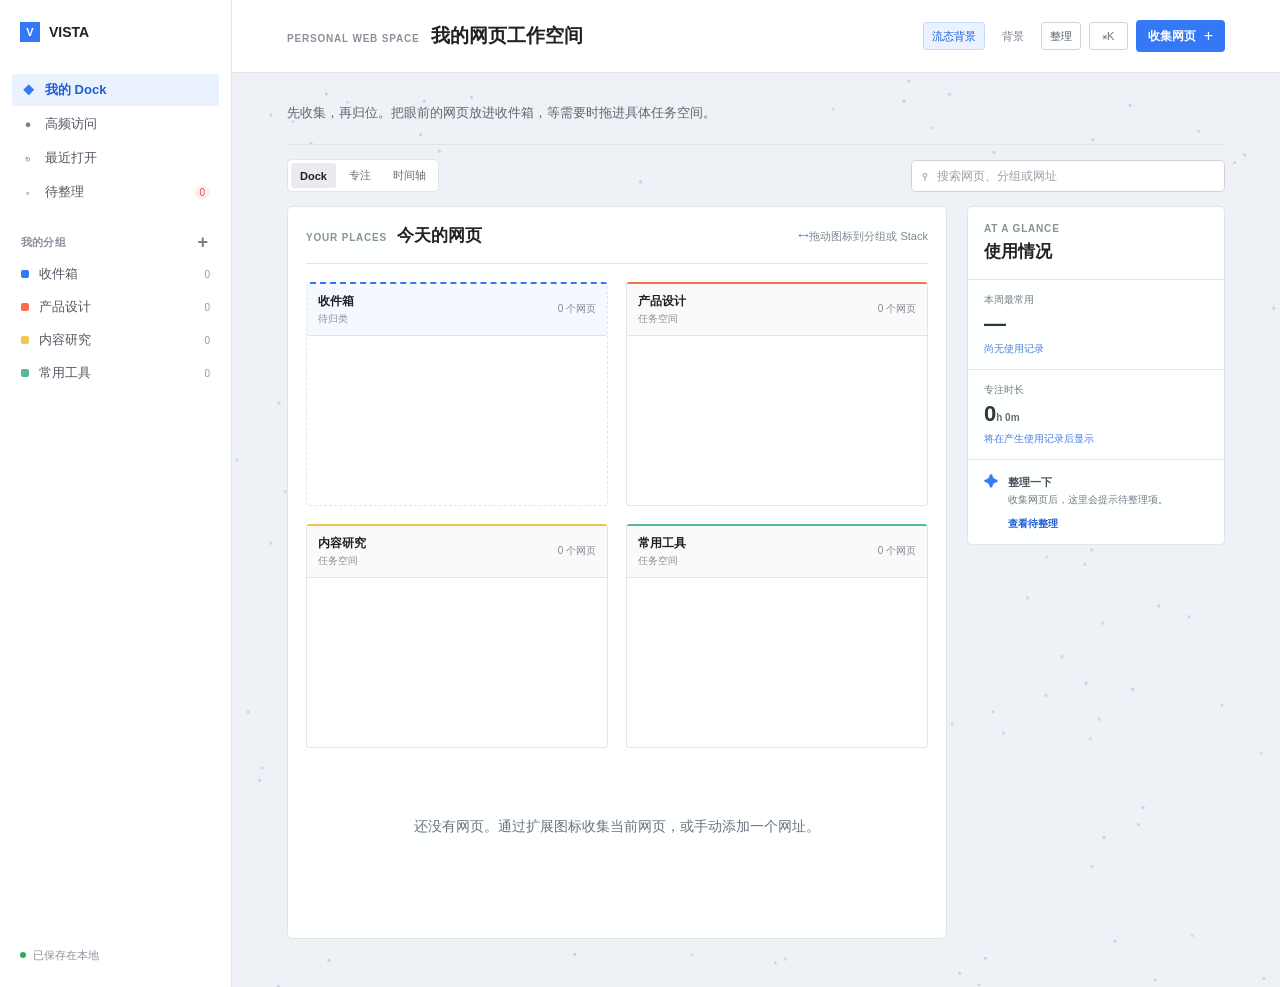
<file: index.html>
<!doctype html>
<html lang="zh-CN">
  <head>
    <meta charset="UTF-8" />
    <meta name="viewport" content="width=device-width, initial-scale=1.0" />
    <meta name="description" content="VISTA 网页 Dock 原型" />
    <title>VISTA - 网页 Dock</title>
    <link rel="stylesheet" href="./style.css" />
  </head>
  <body>
    <div class="app-shell">
      <aside class="sidebar" aria-label="主导航">
        <a class="brand" href="#dock" aria-label="VISTA 首页"><span class="brand-mark">V</span><span>VISTA</span></a>
        <nav class="main-nav">
          <button class="nav-item is-active" type="button" data-filter="all"><span class="nav-icon">&#9670;</span>我的 Dock</button>
          <button class="nav-item" type="button" data-filter="frequent"><span class="nav-icon">&#9679;</span>高频访问</button>
          <button class="nav-item" type="button" data-filter="recent"><span class="nav-icon">&#8635;</span>最近打开</button>
          <button class="nav-item" type="button" data-filter="quiet"><span class="nav-icon">&#8728;</span>待整理 <em id="quiet-count">4</em></button>
        </nav>
        <section class="collection-nav" aria-labelledby="collection-label">
          <div class="section-label"><span id="collection-label">我的分组</span><button type="button" class="plain-button" id="add-group" aria-label="新建分组">+</button></div>
          <div id="group-nav" class="group-nav"></div>
        </section>
        <div class="sidebar-foot"><span class="sync-dot"></span>已保存在本地</div>
      </aside>

      <main class="workspace" id="dock">
        <div id="workspace-background" aria-hidden="true"><img id="workspace-background-image" alt="" /></div>
        <canvas id="flow-canvas" aria-hidden="true"></canvas>
        <header class="topbar">
          <div class="workspace-title-block">
            <p class="eyebrow">PERSONAL WEB SPACE</p>
            <div class="workspace-title-row">
              <h1 id="workspace-title">我的网页工作空间</h1>
              <button class="workspace-name-edit" type="button" id="edit-workspace-name" aria-label="编辑工作台名称" title="编辑工作台名称">编辑</button>
            </div>
          </div>
          <div class="top-actions">
            <button class="extension-action" type="button" id="import-bookmarks" hidden>导入书签</button>
            <button class="flow-toggle" type="button" id="toggle-flow" aria-pressed="true">流态背景</button>
            <button class="background-trigger" type="button" id="open-background">背景</button>
            <button class="edit-trigger" type="button" id="toggle-edit" aria-pressed="false">整理</button>
            <button class="command-trigger" type="button" id="open-command" aria-label="打开命令面板"><kbd>⌘</kbd>K</button>
            <button class="primary-button" type="button" id="open-add">收集网页 <span>+</span></button>
          </div>
        </header>

        <section class="intro-row" aria-label="概览">
          <div class="intro-copy">
            <p>先收集，再归位。把眼前的网页放进收件箱，等需要时拖进具体任务空间。</p>
          </div>
          <div class="week-meter" aria-label="本周浏览时间">
            <span class="meter-label">本周浏览</span>
            <strong id="week-browse">0<span>h</span> 0<span>m</span></strong>
            <div class="meter-bars" aria-hidden="true"><i></i><i></i><i></i><i></i><i></i><i></i><i></i></div>
          </div>
        </section>

        <section class="continue-work" aria-labelledby="continue-title">
          <div class="continue-heading"><div><p class="eyebrow">PICK UP WHERE YOU LEFT OFF</p><h2 id="continue-title">继续上次工作</h2></div><p id="continue-context"></p></div>
          <div class="continue-sites" id="continue-sites"></div>
          <button class="continue-open" type="button" id="continue-open">恢复这组网页 <span>↗</span></button>
        </section>

        <section class="tool-row" aria-label="网页筛选和搜索">
          <div class="view-tabs" role="tablist" aria-label="展示方式">
            <button class="tab is-selected" type="button" data-view="dock">Dock</button>
            <button class="tab" type="button" data-view="focus">专注</button>
            <button class="tab" type="button" data-view="timeline">时间轴</button>
          </div>
          <label class="search-box"><span aria-hidden="true">&#9906;</span><input id="search" type="search" placeholder="搜索网页、分组或网址" /></label>
        </section>

        <section class="dock-layout">
          <div class="dock-stage">
            <div class="stage-heading">
              <div><p class="eyebrow">YOUR PLACES</p><h2 id="stage-title">今天的网页</h2></div>
              <p class="drag-hint" id="drag-hint"><span aria-hidden="true">&#10231;</span>拖动图标到分组或 Stack</p>
            </div>
            <div class="dock-columns" id="dock-columns"></div>
            <div class="stack-tray" id="stack-tray" hidden aria-live="polite"></div>
            <p class="empty-state" id="empty-state" hidden>还没有网页。通过扩展图标收集当前网页，或手动添加一个网址。</p>
          </div>

          <aside class="insights-panel" aria-label="网页使用情况">
            <div class="insight-heading"><p class="eyebrow">AT A GLANCE</p><h2>使用情况</h2></div>
            <dl class="metrics">
              <div><dt>本周最常用</dt><dd id="most-used">—</dd><small id="most-used-name">尚无使用记录</small></div>
              <div><dt>专注时长</dt><dd id="focus-time">0<span>h 0m</span></dd><small id="focus-detail">将在产生使用记录后显示</small></div>
            </dl>
            <div class="selected-site" id="selected-site" aria-live="polite"></div>
            <div class="inbox-actions" id="inbox-actions" hidden></div>
            <div class="tidy-note"><span class="spark">✦</span><div><strong>整理一下</strong><p id="tidy-copy">有 4 个网页已经超过 30 天未打开。</p><button type="button" id="show-quiet">查看待整理</button></div></div>
          </aside>
        </section>
        <section class="timeline-view" id="timeline-view" hidden aria-labelledby="timeline-title">
          <div class="timeline-heading"><div><p class="eyebrow">BROWSE BACK</p><h2 id="timeline-title">今天的浏览轨迹</h2></div><p>按时段回到当时的工作上下文</p></div>
          <div class="timeline-track" id="timeline-track"></div>
        </section>
      </main>
    </div>

    <dialog class="site-dialog" id="site-dialog" aria-labelledby="dialog-title">
      <form method="dialog" id="site-form">
        <div class="dialog-heading"><div><p class="eyebrow">NEW PLACE</p><h2 id="dialog-title">把网页放进 Dock</h2></div><button type="button" class="icon-button" id="close-dialog" aria-label="关闭">×</button></div>
        <label>网页名称<input required name="label" maxlength="24" placeholder="例如：Linear" /></label>
        <label>网址<input required name="host" maxlength="64" placeholder="linear.app" /></label>
        <label>放入分组<select required name="group" id="group-select"></select></label>
        <div class="dialog-actions"><button type="button" class="secondary-button" id="cancel-dialog">取消</button><button type="submit" class="primary-button">添加网页 <span>+</span></button></div>
      </form>
    </dialog>
    <dialog class="site-dialog" id="group-dialog" aria-labelledby="group-dialog-title">
      <form id="group-form">
        <div class="dialog-heading"><div><p class="eyebrow">NEW GROUP</p><h2 id="group-dialog-title">新建分组</h2></div><button type="button" class="icon-button" id="close-group-dialog" aria-label="关闭">×</button></div>
        <label>分组名称<input required name="title" maxlength="12" placeholder="例如：客户项目" /></label>
        <fieldset class="group-color-field"><legend>分组颜色</legend><div class="group-colors">
          <label><input type="radio" name="color" value="#3478f6" checked /><span class="group-swatch is-blue" aria-label="蓝色"></span></label>
          <label><input type="radio" name="color" value="#885cf6" /><span class="group-swatch is-purple" aria-label="紫色"></span></label>
          <label><input type="radio" name="color" value="#e06f43" /><span class="group-swatch is-orange" aria-label="橙色"></span></label>
          <label><input type="radio" name="color" value="#1aa576" /><span class="group-swatch is-green" aria-label="绿色"></span></label>
        </div></fieldset>
        <div class="dialog-actions"><button type="button" class="secondary-button" id="cancel-group-dialog">取消</button><button type="submit" class="primary-button">创建分组 <span>+</span></button></div>
      </form>
    </dialog>
    <dialog class="site-dialog" id="workspace-name-dialog" aria-labelledby="workspace-name-dialog-title">
      <form id="workspace-name-form">
        <div class="dialog-heading"><div><p class="eyebrow">WORKSPACE NAME</p><h2 id="workspace-name-dialog-title">工作台名称</h2></div><button type="button" class="icon-button" id="close-workspace-name-dialog" aria-label="关闭">×</button></div>
        <label>名称<input required name="workspaceName" maxlength="32" placeholder="例如：我的网页工作空间" /></label>
        <div class="dialog-actions"><button type="button" class="secondary-button" id="cancel-workspace-name-dialog">取消</button><button type="submit" class="primary-button">保存名称</button></div>
      </form>
    </dialog>
    <dialog class="command-dialog" id="command-dialog" aria-label="命令面板">
      <div class="command-shell">
        <div class="command-input-row"><span aria-hidden="true">&#9906;</span><input id="command-input" type="search" placeholder="搜索网页或任务空间" aria-label="搜索网页或任务空间" /><kbd>ESC</kbd></div>
        <div class="command-results" id="command-results" aria-live="polite"></div>
        <p class="command-footer"><span>↵ 打开</span><span>⌘ K 随时搜索</span></p>
      </div>
    </dialog>
    <dialog class="site-dialog background-dialog" id="background-dialog" aria-labelledby="background-dialog-title">
      <div class="background-dialog-content">
        <div class="dialog-heading"><div><p class="eyebrow">WORKSPACE BACKGROUND</p><h2 id="background-dialog-title">工作台背景</h2></div><button type="button" class="icon-button" id="close-background-dialog" aria-label="关闭">×</button></div>
        <div class="background-preview" id="background-preview"><span id="background-preview-label">未设置图片</span></div>
        <label class="upload-field">上传图片<input id="background-file" type="file" accept="image/png,image/jpeg,image/webp" /><span>选择图片</span></label>
        <label class="background-range">显示强度 <span id="background-opacity-value">56%</span><input id="background-opacity" type="range" min="18" max="82" value="56" /></label>
        <div class="dialog-actions"><button type="button" class="secondary-button" id="clear-background">移除背景</button><button type="button" class="primary-button" id="done-background">完成</button></div>
        <p class="background-status" id="background-status" aria-live="polite"></p>
      </div>
    </dialog>
    <script src="./app.js?v=20260828-1"></script>
  </body>
</html>
</file>
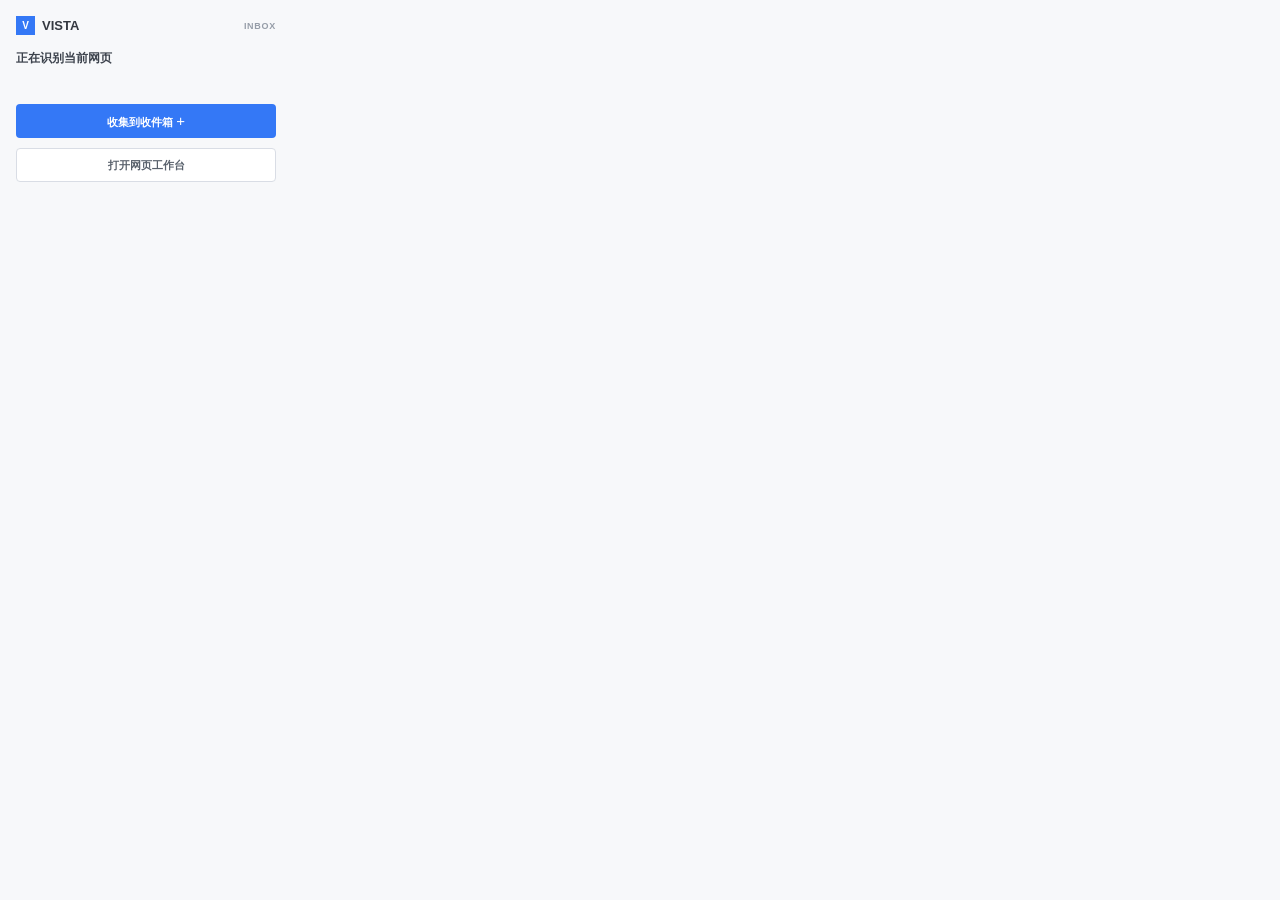
<file: popup.html>
<!doctype html>
<html lang="zh-CN">
  <head>
    <meta charset="UTF-8" />
    <meta name="viewport" content="width=device-width, initial-scale=1.0" />
    <title>VISTA</title>
    <link rel="stylesheet" href="./popup.css" />
  </head>
  <body>
    <main class="popup-shell">
      <header><span class="mark">V</span><strong>VISTA</strong><span class="eyebrow">INBOX</span></header>
      <p id="page-title" class="page-title">正在识别当前网页</p>
      <p id="page-host" class="page-host"></p>
      <button id="collect-page" type="button">收集到收件箱 <span>+</span></button>
      <button id="open-dock" class="secondary" type="button">打开网页工作台</button>
      <p id="status" class="status" aria-live="polite"></p>
    </main>
    <script src="./popup.js"></script>
  </body>
</html>
</file>
<file: style.css>
:root {
  --ink: #202124;
  --muted: #6b7280;
  --canvas: #f5f5f5;
  --surface: #ffffff;
  --surface-hover: #f7f9ff;
  --line: #e3e4e8;
  --line-strong: #cfd2d8;
  --accent: #3478f6;
  --accent-soft: #eaf2ff;
  --accent-deep: #1f5fd6;
  --danger: #e5484d;
  --radius: 4px;
  --shadow: 0 10px 26px rgba(25, 32, 48, .13);
}

* { box-sizing: border-box; }
[hidden] { display: none !important; }
html { background: var(--canvas); }
body { margin: 0; color: var(--ink); background: var(--canvas); font-family: "Avenir Next", "PingFang SC", "Microsoft YaHei", sans-serif; font-size: 14px; letter-spacing: 0; }
button, input, select { font: inherit; }
button { cursor: pointer; }
button:focus-visible, input:focus-visible, select:focus-visible { outline: 2px solid var(--accent); outline-offset: 2px; }

.app-shell { min-height: 100vh; display: grid; grid-template-columns: 232px minmax(0, 1fr); }
.sidebar { min-height: 100vh; padding: 16px 12px; border-right: 1px solid var(--line); display: flex; flex-direction: column; background: var(--surface); }
.brand { display: inline-flex; align-items: center; gap: 9px; min-height: 32px; padding: 0 8px; color: var(--ink); text-decoration: none; font-size: 14px; font-weight: 700; }
.brand-mark { display: grid; width: 20px; height: 20px; place-items: center; color: #fff; background: var(--accent); font-size: 11px; font-weight: 800; }
.main-nav { display: grid; gap: 2px; margin-top: 26px; }
.nav-item, .group-nav button { display: flex; align-items: center; gap: 10px; width: 100%; min-height: 32px; padding: 0 9px; border: 0; border-radius: var(--radius); color: #515660; background: transparent; text-align: left; font-size: 13px; }
.nav-item:hover, .group-nav button:hover { color: var(--ink); background: #f1f2f4; }
.nav-item.is-active { color: var(--accent-deep); background: var(--accent-soft); font-weight: 650; }
.nav-icon { width: 14px; color: #7b818d; font-size: 11px; text-align: center; }.nav-item.is-active .nav-icon { color: var(--accent); }
.nav-item em { margin-left: auto; padding: 1px 5px; border-radius: 10px; color: var(--danger); background: #fff0f0; font-size: 10px; font-style: normal; }
.collection-nav { margin-top: 25px; }.section-label { display: flex; align-items: center; justify-content: space-between; padding: 0 9px 7px; color: #8a9099; font-size: 11px; font-weight: 600; letter-spacing: .02em; }
.plain-button { padding: 0 2px; border: 0; color: #777e88; background: transparent; font-size: 18px; line-height: 1; }.plain-button:hover { color: var(--accent); }
.group-nav { display: grid; gap: 1px; }.group-nav button.is-current { color: var(--ink); background: #f1f2f4; font-weight: 650; }.group-dot { width: 8px; height: 8px; border-radius: 2px; }
.sidebar-foot { margin-top: auto; display: flex; align-items: center; gap: 7px; padding: 8px; color: #8b9099; font-size: 11px; }.sync-dot { width: 6px; height: 6px; border-radius: 50%; background: #27ae60; }

.workspace { min-width: 0; padding: 0 clamp(24px, 4.3vw, 68px) 48px; }
.topbar { min-height: 73px; display: flex; align-items: center; justify-content: space-between; gap: 20px; margin: 0 calc(clamp(24px, 4.3vw, 68px) * -1); padding: 0 clamp(24px, 4.3vw, 68px); border-bottom: 1px solid var(--line); background: var(--surface); }
.topbar > div:first-child { display: flex; align-items: baseline; gap: 12px; }.workspace-title-block { min-width: 0; }.workspace-title-row { display: flex; align-items: center; gap: 7px; }.workspace-name-edit { min-height: 24px; padding: 0 5px; border: 1px solid transparent; border-radius: 3px; color: #838a95; background: transparent; font-size: 10px; font-weight: 650; opacity: 0; }.workspace-title-block:hover .workspace-name-edit, .workspace-name-edit:focus-visible { opacity: 1; }.workspace-name-edit:hover { border-color: #c7d9ff; color: var(--accent-deep); background: var(--accent-soft); }.eyebrow { margin: 0; color: #8b919a; font-size: 10px; font-weight: 700; letter-spacing: .08em; }
h1, h2, h3, p { margin-top: 0; } h1, h2 { font-family: "Avenir Next", "PingFang SC", sans-serif; font-weight: 650; letter-spacing: 0; }
h1 { margin-bottom: 0; font-size: 19px; line-height: 1.2; } h2 { margin-bottom: 0; font-size: 17px; line-height: 1.25; }
.top-actions { display: flex; align-items: center; gap: 8px; }.icon-button { display: grid; width: 32px; height: 32px; place-items: center; border: 1px solid var(--line-strong); border-radius: var(--radius); color: #535964; background: var(--surface); font-size: 15px; }.icon-button:hover { border-color: #aab0ba; color: var(--ink); background: #f8f9fa; }
.primary-button, .secondary-button { display: inline-flex; align-items: center; justify-content: center; gap: 8px; min-height: 32px; padding: 0 11px; border: 1px solid transparent; border-radius: var(--radius); font-size: 12px; font-weight: 650; }.primary-button { color: #fff; background: var(--accent); }.primary-button:hover { background: var(--accent-deep); }.primary-button span { font-size: 16px; font-weight: 400; }.secondary-button { color: #40454e; border-color: var(--line-strong); background: var(--surface); }.secondary-button:hover { background: #f5f6f7; }

.intro-row { display: flex; align-items: center; justify-content: space-between; gap: 24px; padding: 29px 0 21px; }.intro-copy p { max-width: 560px; margin-bottom: 0; color: #5f6670; font-size: 13px; line-height: 1.65; }.week-meter { display: grid; grid-template-columns: auto auto; gap: 2px 14px; align-items: center; min-width: 202px; padding: 9px 12px; border-left: 2px solid var(--accent); background: #fafafa; }.meter-label { color: var(--muted); font-size: 10px; }.week-meter strong { color: #343840; font-size: 17px; line-height: 1.1; }.week-meter strong span { font-size: 10px; font-weight: 600; }.meter-bars { grid-column: 2; display: flex; align-items: end; gap: 3px; height: 12px; }.meter-bars i { display: block; width: 6px; background: #a9c5ff; }.meter-bars i:nth-child(1) { height: 4px; }.meter-bars i:nth-child(2) { height: 8px; }.meter-bars i:nth-child(3) { height: 6px; }.meter-bars i:nth-child(4) { height: 12px; background: var(--accent); }.meter-bars i:nth-child(5) { height: 7px; }.meter-bars i:nth-child(6) { height: 10px; }.meter-bars i:nth-child(7) { height: 7px; }
.continue-work { display: grid; grid-template-columns: minmax(180px, .9fr) minmax(0, 1.6fr) auto; align-items: center; gap: 18px; margin: 0 0 14px; padding: 12px 14px; border: 1px solid #d6e2fb; border-left: 3px solid var(--accent); border-radius: 5px; background: rgba(248, 251, 255, .90); }.continue-heading { min-width: 0; }.continue-heading .eyebrow { margin-bottom: 5px; }.continue-heading h2 { font-size: 15px; }.continue-heading > p { margin: 5px 0 0; color: #7e8795; font-size: 10px; }.continue-sites { display: flex; min-width: 0; gap: 7px; }.continue-site { display: flex; align-items: center; min-width: 0; flex: 1; gap: 7px; padding: 5px 6px; border: 1px solid transparent; border-radius: 3px; color: var(--ink); background: transparent; text-align: left; }.continue-site:hover { border-color: #c8d9fb; background: #fff; }.continue-site .favicon-wrap { flex: 0 0 auto; width: 28px; height: 28px; margin: 0; border-radius: 6px; }.continue-site .favicon-wrap img { width: 19px; height: 19px; }.continue-site > span:last-child { display: grid; min-width: 0; gap: 1px; }.continue-site strong, .continue-site small { overflow: hidden; text-overflow: ellipsis; white-space: nowrap; }.continue-site strong { color: #404651; font-size: 10px; }.continue-site small { color: #9197a1; font-size: 9px; }.resume-index { color: #9eabc2; font-size: 9px; font-variant-numeric: tabular-nums; }.continue-open { min-height: 30px; padding: 0 8px; border: 0; border-radius: 3px; color: var(--accent-deep); background: transparent; font-size: 11px; font-weight: 700; white-space: nowrap; }.continue-open:hover { background: var(--accent-soft); }.continue-open span { font-size: 14px; }
.tool-row { display: flex; align-items: center; justify-content: space-between; gap: 18px; padding: 14px 0; border-top: 1px solid var(--line); }.view-tabs { display: flex; gap: 4px; padding: 3px; border: 1px solid var(--line); border-radius: 5px; background: var(--surface); }.tab { min-height: 25px; padding: 0 9px; border: 0; border-radius: 3px; color: #666d76; background: transparent; font-size: 11px; }.tab:hover { color: var(--ink); background: #f2f3f5; }.tab.is-selected { color: var(--ink); background: #e9ebef; font-weight: 650; }
.search-box { display: flex; align-items: center; gap: 7px; width: min(314px, 42vw); height: 32px; padding: 0 9px; border: 1px solid var(--line-strong); border-radius: var(--radius); color: #8b919a; background: var(--surface); }.search-box:focus-within { border-color: var(--accent); box-shadow: 0 0 0 1px var(--accent); }.search-box input { width: 100%; min-width: 0; height: 100%; border: 0; outline: none; color: var(--ink); background: transparent; font-size: 12px; }.search-box input::placeholder { color: #9ca1a9; }

.dock-layout { display: grid; grid-template-columns: minmax(0, 1fr) 258px; gap: 20px; align-items: start; }.dock-stage { min-width: 0; padding: 18px; border: 1px solid var(--line); border-radius: 5px; background: var(--surface); }.stage-heading { display: flex; align-items: center; justify-content: space-between; gap: 18px; padding-bottom: 16px; border-bottom: 1px solid var(--line); }.stage-heading > div { display: flex; align-items: baseline; gap: 10px; }.drag-hint { margin: 0; color: #818791; font-size: 11px; }.drag-hint span { color: var(--accent); }
.dock-columns { display: grid; grid-template-columns: repeat(2, minmax(0, 1fr)); gap: 18px; padding-top: 18px; }.dock-group { min-height: 224px; border: 1px solid var(--line); border-top: 2px solid var(--group-color); border-radius: 4px; background: #fff; }.dock-group.is-over { border-color: var(--accent); background: var(--accent-soft); box-shadow: inset 0 0 0 1px var(--accent); }.group-heading { display: flex; align-items: center; justify-content: space-between; padding: 9px 11px; border-bottom: 1px solid var(--line); background: #fafafa; }.group-heading h3 { margin: 0; font-size: 12px; font-weight: 700; }.group-heading span { color: #858b94; font-size: 10px; }
.site-grid { display: grid; grid-template-columns: repeat(4, minmax(0, 1fr)); gap: 7px; padding: 10px; }.site-tile { position: relative; display: grid; min-width: 0; gap: 5px; padding: 6px 2px; border: 1px solid transparent; border-radius: 3px; color: var(--ink); background: transparent; text-align: center; transition: transform .14s ease, border-color .14s ease, background .14s ease; }.site-tile:hover { border-color: #d9dde5; background: #fafbfc; transform: translateY(-1px); }.site-tile.is-selected { border-color: #a7c4ff; background: var(--accent-soft); }.site-tile:focus-visible { outline: 2px solid var(--accent); outline-offset: 1px; }.site-tile.is-dragging { opacity: .35; }.favicon-wrap { display: grid; width: 37px; height: 37px; margin: auto; place-items: center; overflow: hidden; border: 1px solid rgba(0, 0, 0, .05); border-radius: 8px; background: var(--tile-color); box-shadow: none; }.favicon-wrap img { width: 25px; height: 25px; object-fit: contain; }.site-tile strong { overflow: hidden; max-width: 100%; color: #3b4049; font-size: 10px; font-weight: 650; line-height: 1.2; text-overflow: ellipsis; white-space: nowrap; }.site-tile small { overflow: hidden; color: #90959e; font-size: 9px; text-overflow: ellipsis; white-space: nowrap; }.visit-dot { position: absolute; top: 5px; right: calc(50% - 23px); width: 5px; height: 5px; border: 1px solid #fff; border-radius: 50%; background: var(--accent); }.empty-state { padding: 70px 15px; color: var(--muted); text-align: center; }
.stack-tile { position: relative; display: grid; grid-column: 1 / -1; grid-template-columns: auto minmax(0, 1fr) auto; align-items: center; min-height: 58px; gap: 11px; padding: 9px 10px; border: 1px solid #d8dee8; border-left: 2px solid var(--accent); border-radius: 4px; color: var(--ink); background: #fbfcff; text-align: left; transition: transform .16s ease, border-color .16s ease, box-shadow .16s ease; }.stack-tile:hover, .stack-tile.is-open { border-color: #9bbcff; box-shadow: 0 7px 16px rgba(38, 87, 172, .11); transform: translateY(-1px); }.stack-faces { position: relative; width: 77px; height: 33px; }.stack-face { position: absolute; top: 0; display: grid; width: 33px; height: 33px; place-items: center; border: 1px solid rgba(36, 42, 56, .08); border-radius: 7px; background: var(--tile-color); box-shadow: 0 2px 5px rgba(34, 43, 63, .12); }.stack-face:nth-child(1) { left: 0; z-index: 3; }.stack-face:nth-child(2) { left: 20px; z-index: 2; }.stack-face:nth-child(3) { left: 40px; z-index: 1; }.stack-face img { width: 21px; height: 21px; object-fit: contain; }.stack-copy { display: grid; min-width: 0; gap: 3px; }.stack-copy strong { font-size: 11px; }.stack-copy small { overflow: hidden; color: #828995; font-size: 10px; text-overflow: ellipsis; white-space: nowrap; }.stack-count { display: grid; width: 19px; height: 19px; place-items: center; border-radius: 50%; color: var(--accent-deep); background: #e9f1ff; font-size: 10px; font-weight: 700; }.stack-tray { display: grid; gap: 11px; margin: 0 10px 10px; padding: 12px; border: 1px solid #adc8ff; border-radius: 4px; background: #f5f8ff; animation: tray-in .18s ease-out; }.stack-tray-heading { display: flex; align-items: center; justify-content: space-between; }.stack-tray-heading .eyebrow { margin-bottom: 4px; }.stack-tray-heading h3 { margin: 0; font-size: 12px; }.stack-tray-heading .icon-button { width: 25px; height: 25px; font-size: 17px; }.stack-tray-sites { display: grid; grid-template-columns: repeat(3, minmax(0, 1fr)); gap: 7px; }.stack-tray-sites .site-tile { padding: 7px 3px; background: #fff; }.tile-edit-mark { position: absolute; top: 2px; left: 3px; color: #8da6d9; font-size: 11px; letter-spacing: 1px; }.is-editing .site-tile, .is-editing .stack-tile { cursor: grab; animation: edit-float 1.6s ease-in-out infinite alternate; }.is-editing .site-tile:nth-child(2n) { animation-delay: .18s; }.is-editing .site-tile:nth-child(3n) { animation-delay: .36s; }.is-editing .site-tile:active, .is-editing .stack-tile:active { cursor: grabbing; }.is-editing .dock-group { box-shadow: inset 0 0 0 1px rgba(52, 120, 246, .12); }.edit-trigger { min-height: 28px; padding: 0 8px; border: 1px solid var(--line-strong); border-radius: 3px; color: #59616c; background: var(--surface); font-size: 11px; }.edit-trigger:hover, .edit-trigger[aria-pressed="true"] { color: var(--accent-deep); border-color: #b6cfff; background: var(--accent-soft); }

.insights-panel { border: 1px solid var(--line); border-radius: 5px; background: var(--surface); }.insight-heading { padding: 16px; border-bottom: 1px solid var(--line); }.insight-heading .eyebrow { margin-bottom: 7px; }.metrics { margin: 0; }.metrics > div { padding: 13px 16px; border-bottom: 1px solid var(--line); }.metrics dt { color: #757b85; font-size: 10px; }.metrics dd { margin: 4px 0 2px; color: #30353d; font-size: 22px; font-weight: 650; }.metrics dd span { color: #666d77; font-size: 10px; font-weight: 600; }.metrics small { color: #4b7fdc; font-size: 10px; }.selected-site { margin: 0; padding: 13px 16px; border-bottom: 1px solid var(--line); }.selected-site[hidden] { display: none; }.selected-site-label { margin-bottom: 8px; color: #757b85; font-size: 10px; }.selected-site-info { display: flex; align-items: center; gap: 9px; }.selected-site-info .favicon-wrap { flex: 0 0 auto; margin: 0; }.selected-site strong { display: block; color: #3c424b; font-size: 12px; }.selected-site span { color: #858b94; font-size: 10px; }.site-detail { display: flex; justify-content: space-between; margin-top: 11px; color: #808691; font-size: 10px; }.site-detail b { color: #464c55; font-weight: 700; }
.tidy-note { display: flex; gap: 9px; padding: 13px 16px; }.spark { color: var(--accent); font-size: 15px; }.tidy-note strong { color: #484e57; font-size: 11px; }.tidy-note p { margin: 3px 0 7px; color: #777d86; font-size: 10px; line-height: 1.45; }.tidy-note button { padding: 0; border: 0; color: var(--accent-deep); background: transparent; font-size: 10px; font-weight: 650; }.tidy-note button:hover { text-decoration: underline; }
.inbox-actions { padding: 11px 16px; border-bottom: 1px solid var(--line); background: #fbfcff; }.inbox-actions p { margin: 0 0 7px; color: #7a828e; font-size: 10px; font-weight: 700; }.inbox-actions div { display: flex; flex-wrap: wrap; gap: 5px; }.inbox-actions button { min-height: 24px; padding: 0 6px; border: 1px solid #d8dde5; border-radius: 3px; color: #53606f; background: #fff; font-size: 9px; }.inbox-actions button:hover { border-color: #9cbcff; color: var(--accent-deep); background: var(--accent-soft); }.inbox-actions button[data-inbox-action="archive"]:hover { border-color: #f5b5b8; color: #c64045; background: #fff3f3; }
.timeline-view { padding: 18px; border: 1px solid var(--line); border-radius: 5px; background: rgba(255, 255, 255, .86); }.timeline-heading { display: flex; align-items: end; justify-content: space-between; gap: 20px; padding-bottom: 18px; border-bottom: 1px solid var(--line); }.timeline-heading .eyebrow { margin-bottom: 7px; }.timeline-heading > p { margin: 0; color: #858b94; font-size: 11px; }.timeline-track { display: grid; gap: 0; padding: 8px 0 2px; }.timeline-entry { display: grid; grid-template-columns: 58px 28px minmax(0, 1fr); min-height: 94px; border: 0; color: var(--ink); background: transparent; text-align: left; }.timeline-entry time { padding-top: 15px; color: #858c97; font-size: 11px; font-variant-numeric: tabular-nums; }.timeline-line { position: relative; display: block; }.timeline-line::before { position: absolute; z-index: 1; top: 16px; left: 9px; width: 9px; height: 9px; border: 2px solid #fff; border-radius: 50%; content: ''; background: var(--accent); box-shadow: 0 0 0 1px #a6c4fb; }.timeline-line::after { position: absolute; top: 27px; bottom: 0; left: 13px; width: 1px; content: ''; background: #d7e2f8; }.timeline-entry:last-child .timeline-line::after { display: none; }.timeline-entry-copy { display: grid; align-content: center; justify-items: start; gap: 4px; min-height: 72px; margin: 4px 0; padding: 11px 12px; border: 1px solid transparent; border-radius: 4px; }.timeline-entry:hover .timeline-entry-copy { border-color: #c9d9f8; background: #f6f9ff; }.timeline-entry-copy strong { font-size: 12px; }.timeline-entry-copy small { color: #858b95; font-size: 10px; }.timeline-sites { display: flex; gap: 4px; margin-top: 3px; }.timeline-sites i { display: grid; width: 20px; height: 20px; place-items: center; overflow: hidden; border: 1px solid rgba(35, 44, 62, .06); border-radius: 5px; background: var(--tile-color); }.timeline-sites img { width: 14px; height: 14px; object-fit: contain; }@keyframes tray-in { from { opacity: 0; transform: translateY(-5px); } to { opacity: 1; transform: translateY(0); } }@keyframes edit-float { from { transform: rotate(-.45deg) translateY(0); } to { transform: rotate(.45deg) translateY(-2px); } }

.site-dialog { width: min(420px, calc(100vw - 34px)); padding: 0; border: 1px solid var(--line-strong); border-radius: 6px; color: var(--ink); background: var(--surface); box-shadow: var(--shadow); }.site-dialog::backdrop { background: rgba(21, 27, 38, .3); }.site-dialog form { display: grid; gap: 16px; padding: 22px; }.dialog-heading { display: flex; align-items: flex-start; justify-content: space-between; gap: 20px; padding-bottom: 6px; }.dialog-heading .eyebrow { margin-bottom: 6px; }.dialog-heading .icon-button { flex: 0 0 auto; width: 28px; height: 28px; font-size: 20px; }.site-dialog label { display: grid; gap: 6px; color: #5e6570; font-size: 11px; font-weight: 650; }.site-dialog input, .site-dialog select { min-height: 34px; padding: 0 9px; border: 1px solid var(--line-strong); border-radius: 3px; color: var(--ink); outline: none; background: var(--surface); }.site-dialog input:focus, .site-dialog select:focus { border-color: var(--accent); box-shadow: 0 0 0 1px var(--accent); }.dialog-actions { display: flex; justify-content: flex-end; gap: 8px; padding-top: 4px; }

.compact .site-grid { grid-template-columns: repeat(5, minmax(0, 1fr)); }.compact .favicon-wrap { width: 33px; height: 33px; border-radius: 7px; }.compact .favicon-wrap img { width: 22px; height: 22px; }
.workspace { position: relative; isolation: isolate; overflow: hidden; }.workspace > :not(#flow-canvas, #workspace-background) { position: relative; z-index: 2; }#flow-canvas { position: absolute; inset: 73px 0 0; z-index: 1; width: 100%; height: calc(100% - 73px); opacity: .48; mix-blend-mode: multiply; pointer-events: none; }.flow-toggle { min-height: 28px; padding: 0 8px; border: 1px solid transparent; border-radius: 3px; color: #7b818b; background: transparent; font-size: 11px; }.flow-toggle:hover { color: var(--accent-deep); background: var(--accent-soft); }.flow-toggle[aria-pressed="true"] { color: var(--accent-deep); border-color: #c7d9ff; background: var(--accent-soft); }.site-tile.is-selected { animation: selection-pulse .38s ease-out; }@keyframes selection-pulse { 0% { box-shadow: 0 0 0 0 rgba(52, 120, 246, .22); } 100% { box-shadow: 0 0 0 7px rgba(52, 120, 246, 0); } }@media (prefers-reduced-motion: reduce) { #flow-canvas { display: none; }.site-tile { transition: none; animation: none !important; } }@media (max-width: 640px) { .flow-toggle { display: none; } }
.dock-stage, .insights-panel { background: rgba(255, 255, 255, .97); }.dock-group { background: rgba(255, 255, 255, .96); }.group-heading { background: rgba(250, 250, 250, .98); }.continue-work, .timeline-view { background: rgba(255, 255, 255, .96); }.group-color-field { display: grid; gap: 8px; margin: 0; padding: 0; border: 0; color: #5e6570; font-size: 11px; font-weight: 650; }.group-colors { display: flex; gap: 9px; }.group-colors label { display: block; position: relative; }.group-colors input { position: absolute; opacity: 0; }.group-swatch { display: block; width: 26px; height: 26px; border: 2px solid transparent; border-radius: 50%; box-shadow: inset 0 0 0 1px rgba(0, 0, 0, .1); cursor: pointer; }.group-colors input:focus-visible + .group-swatch { outline: 2px solid var(--accent); outline-offset: 2px; }.group-colors input:checked + .group-swatch { border-color: #fff; outline: 2px solid currentColor; outline-offset: 1px; }.group-swatch.is-blue { color: #3478f6; background: #3478f6; }.group-swatch.is-purple { color: #885cf6; background: #885cf6; }.group-swatch.is-orange { color: #e06f43; background: #e06f43; }.group-swatch.is-green { color: #1aa576; background: #1aa576; }
.group-count { margin-left: auto; color: #969ba4; font-size: 10px; }.dock-group.is-inbox { border-style: dashed; }.dock-group.is-inbox .group-heading { background: #f4f8ff; }.group-heading-copy { display: grid; gap: 2px; }.group-heading-copy small { color: #8b919a; font-size: 10px; font-weight: 500; }.command-trigger { min-width: 39px; height: 28px; padding: 0 7px; border: 1px solid var(--line-strong); border-radius: 3px; color: #707783; background: var(--surface); font-size: 11px; }.command-trigger:hover { color: var(--accent-deep); border-color: #a9c6ff; background: var(--accent-soft); }.command-trigger kbd, .command-input-row kbd { font-family: inherit; font-size: 10px; }.command-dialog { width: min(560px, calc(100vw - 32px)); padding: 0; border: 1px solid var(--line-strong); border-radius: 6px; background: var(--surface); box-shadow: 0 20px 48px rgba(25, 32, 48, .2); }.command-dialog::backdrop { background: rgba(21, 27, 38, .26); }.command-shell { padding: 10px; }.command-input-row { display: flex; align-items: center; gap: 10px; padding: 5px 7px 12px; border-bottom: 1px solid var(--line); color: #858b94; }.command-input-row input { width: 100%; min-width: 0; height: 31px; border: 0; outline: 0; color: var(--ink); background: transparent; font-size: 14px; }.command-input-row kbd { padding: 2px 5px; border: 1px solid var(--line-strong); border-radius: 3px; color: #8d939c; }.command-results { display: grid; max-height: min(44vh, 350px); gap: 2px; overflow: auto; padding: 8px 0; }.command-section-label { padding: 7px 8px 4px; color: #9297a0; font-size: 10px; font-weight: 700; letter-spacing: .04em; }.command-item { display: flex; align-items: center; gap: 10px; width: 100%; min-height: 42px; padding: 5px 8px; border: 0; border-radius: 3px; color: #404650; background: transparent; text-align: left; }.command-item:hover, .command-item:focus-visible { background: var(--accent-soft); }.command-item-mark { display: grid; width: 24px; height: 24px; flex: 0 0 auto; place-items: center; border-radius: 5px; color: #fff; background: var(--command-color, var(--accent)); font-size: 10px; font-weight: 700; }.command-item-copy { display: grid; gap: 1px; min-width: 0; }.command-item-copy strong { overflow: hidden; font-size: 12px; font-weight: 650; text-overflow: ellipsis; white-space: nowrap; }.command-item-copy small { overflow: hidden; color: #8b919a; font-size: 10px; text-overflow: ellipsis; white-space: nowrap; }.command-empty { padding: 28px 8px; color: #8b919a; font-size: 12px; text-align: center; }.command-footer { display: flex; justify-content: space-between; margin: 0; padding: 10px 8px 2px; border-top: 1px solid var(--line); color: #9398a0; font-size: 10px; }
.workspace > #workspace-background { z-index: 1; }#workspace-background { position: absolute; inset: 73px 0 0; overflow: hidden; background: #eef1f5; pointer-events: none; }#workspace-background-image { position: absolute; inset: 0; display: none; width: 100%; height: 100%; object-fit: cover; object-position: center; }#workspace-background-image.is-visible { display: block; }.workspace.has-workspace-background #workspace-background::after { position: absolute; z-index: 1; inset: 0; content: ''; background: rgba(245, 247, 250, var(--workspace-background-scrim, .28)); }.background-trigger { min-height: 28px; padding: 0 8px; border: 1px solid transparent; border-radius: 3px; color: #7b818b; background: transparent; font-size: 11px; }.background-trigger:hover { color: var(--accent-deep); background: var(--accent-soft); }.background-dialog-content { display: grid; gap: 15px; padding: 22px; }.background-preview { display: grid; min-height: 130px; place-items: center; overflow: hidden; border: 1px solid var(--line); border-radius: 4px; color: #8b919a; background: #f3f4f6 center / cover no-repeat; font-size: 11px; }.background-preview.has-image { color: transparent; }.upload-field { position: relative; display: flex !important; align-items: center; justify-content: space-between; min-height: 34px; padding: 0 9px; border: 1px solid var(--line-strong); border-radius: 3px; color: #5e6570; background: var(--surface); cursor: pointer; }.upload-field input { position: absolute; inset: 0; width: 100%; opacity: 0; cursor: pointer; }.upload-field span { color: var(--accent-deep); font-size: 11px; font-weight: 650; }.background-range { display: grid !important; grid-template-columns: 1fr auto; gap: 7px; color: #5e6570; font-size: 11px; font-weight: 650; }.background-range span { color: #8b919a; font-weight: 500; }.background-range input { grid-column: 1 / -1; width: 100%; accent-color: var(--accent); }.background-status { min-height: 12px; margin: -4px 0 0; color: #8b919a; font-size: 10px; }.background-dialog .dialog-actions { padding-top: 0; }
@media (max-width: 640px) { .background-trigger { display: none; } }
@media (max-width: 640px) { .command-trigger { display: none; }.command-footer { display: none; } }
.timeline-empty { padding: 36px 12px; color: #8b919a; font-size: 12px; text-align: center; }
.site-monogram { display: grid; width: 100%; height: 100%; place-items: center; color: #2f3947; font-size: 15px; font-weight: 750; line-height: 1; letter-spacing: 0; text-transform: uppercase; }.stack-face .site-monogram { font-size: 12px; }.timeline-sites .site-monogram { font-size: 9px; }.continue-site .site-monogram { font-size: 12px;}.compact .site-monogram { font-size: 13px; }
.selected-site-edit { min-height: 26px; margin-left: auto; padding: 0 7px; border: 1px solid #c9d9f8; border-radius: 3px; color: #386fc8; background: #f7faff; font-size: 10px; font-weight: 650; }.selected-site-edit:hover, .selected-site-edit:focus-visible { border-color: #8fb2ef; color: #245da9; background: #edf4ff; }
.selected-site-delete { min-height: 26px; padding: 0 7px; border: 1px solid #edc3bd; border-radius: 3px; color: #ad4b3e; background: #fff9f8; font-size: 10px; font-weight: 650; }.selected-site-delete:hover, .selected-site-delete:focus-visible { border-color: #db9a90; color: #90382e; background: #fff1ef; }
.selected-site-info > div { min-width: 0; flex: 1; }.selected-site-info > div strong, .selected-site-info > div span { overflow: hidden; text-overflow: ellipsis; white-space: nowrap; }.selected-site .site-monogram { color: #2f3947; font-size: 15px; font-weight: 750; }
.site-tile.is-stack-target { border-color: var(--accent); background: #eaf2ff; box-shadow: 0 0 0 2px rgba(52, 120, 246, .18); transform: scale(1.04); }
.stack-tile.is-stack-target { border-color: var(--accent); background: #eaf2ff; box-shadow: 0 0 0 2px rgba(52, 120, 246, .18); transform: translateY(-1px); }
.stack-tray-actions { display: flex; align-items: center; gap: 5px; }.stack-action { min-height: 25px; padding: 0 7px; border: 1px solid #cad8f3; border-radius: 3px; color: #4d6fa9; background: #fff; font-size: 10px; }.stack-action:hover { border-color: #8fb2ef; color: #285897; background: #f8fbff; }
.extension-action { min-height: 28px; padding: 0 8px; border: 1px solid #c7d9ff; border-radius: 3px; color: #2d62bb; background: #f4f8ff; font-size: 11px; font-weight: 650; }.extension-action:hover { border-color: #93b8f5; background: #eaf2ff; }
@media (max-width: 960px) { .app-shell { grid-template-columns: 64px minmax(0, 1fr); }.sidebar { align-items: center; padding: 16px 8px; }.brand { padding: 0; }.brand > span:last-child, .collection-nav, .sidebar-foot, .nav-item em { display: none; }.main-nav { width: 100%; margin-top: 26px; }.nav-item { justify-content: center; padding: 0; }.nav-item .nav-icon { width: auto; font-size: 14px; }.continue-work { grid-template-columns: 1fr auto; }.continue-sites { grid-column: 1 / -1; grid-row: 2; }.dock-layout { grid-template-columns: minmax(0, 1fr); }.insights-panel { display: grid; grid-template-columns: 1fr 1fr; }.insight-heading, .tidy-note { grid-column: 1 / -1; }.metrics { grid-column: 1; }.selected-site { grid-column: 2; }.inbox-actions { grid-column: 2; }.tidy-note { grid-row: 3; } }
@media (max-width: 640px) { .app-shell { display: block; }.sidebar { position: fixed; inset: 0 0 auto; z-index: 5; min-height: 54px; height: 54px; flex-direction: row; justify-content: space-between; padding: 10px 14px; border-right: 0; border-bottom: 1px solid var(--line); }.brand > span:last-child { display: inline; }.main-nav { display: flex; width: auto; margin: 0; gap: 2px; }.nav-item { width: 31px; min-height: 31px; padding: 0; font-size: 0; }.nav-item .nav-icon { width: 100%; font-size: 14px; }.workspace { padding: 54px 14px 32px; }.topbar { min-height: 62px; margin: 0 -14px; padding: 0 14px; }.topbar > div:first-child { display: block; }.topbar .eyebrow { margin-bottom: 3px; }.workspace-name-edit { opacity: 1; }.top-actions .icon-button, .background-trigger { display: none; }.primary-button { padding: 0 9px; }.edit-trigger { min-width: 36px; padding: 0 6px; }.intro-row { align-items: flex-start; flex-direction: column; gap: 14px; padding: 22px 0 17px; }.week-meter { min-width: 0; }.continue-work { display: grid; grid-template-columns: 1fr; gap: 10px; padding: 12px; }.continue-heading > p { display: none; }.continue-sites { grid-column: auto; grid-row: auto; gap: 3px; }.continue-site { padding: 4px; }.continue-site .resume-index, .continue-site small { display: none; }.continue-site > span:last-child { display: none; }.continue-open { justify-self: start; padding: 0; }.tool-row { align-items: stretch; flex-direction: column; }.view-tabs { width: fit-content; }.search-box { width: 100%; }.dock-stage { padding: 13px; }.stage-heading { align-items: flex-start; flex-direction: column; gap: 5px; }.dock-columns { grid-template-columns: 1fr; gap: 12px; padding-top: 12px; }.dock-group { min-height: auto; }.site-grid { grid-template-columns: repeat(5, minmax(0, 1fr)); }.stack-tile { min-height: 52px; }.stack-tray-sites { grid-template-columns: repeat(3, minmax(0, 1fr)); }.insights-panel { display: block; margin: 0; }.selected-site { margin: 0; }.inbox-actions { padding: 11px 16px; }.compact .site-grid { grid-template-columns: repeat(6, minmax(0, 1fr)); }.timeline-view { padding: 13px; }.timeline-heading { align-items: flex-start; flex-direction: column; gap: 6px; }.timeline-entry { grid-template-columns: 48px 24px minmax(0, 1fr); }.timeline-line::before { left: 7px; }.timeline-line::after { left: 11px; } }
</file>
<file: popup.css>
:root { color: #343840; font-family: "Avenir Next", "PingFang SC", sans-serif; }
* { box-sizing: border-box; }
body { width: 292px; margin: 0; background: #f7f8fa; }
.popup-shell { display: grid; gap: 10px; padding: 16px; }
header { display: flex; align-items: center; gap: 7px; font-size: 13px; }
.mark { display: grid; width: 19px; height: 19px; place-items: center; color: #fff; background: #3478f6; font-size: 10px; font-weight: 800; }
.eyebrow { margin-left: auto; color: #969da8; font-size: 9px; font-weight: 700; letter-spacing: .08em; }
.page-title { display: -webkit-box; min-height: 34px; margin: 5px 0 0; overflow: hidden; color: #3d434d; font-size: 12px; font-weight: 650; line-height: 1.45; -webkit-box-orient: vertical; -webkit-line-clamp: 2; }
.page-host { margin: -7px 0 3px; overflow: hidden; color: #858c97; font-size: 10px; text-overflow: ellipsis; white-space: nowrap; }
button { min-height: 34px; border: 1px solid transparent; border-radius: 4px; color: #fff; background: #3478f6; font: inherit; font-size: 11px; font-weight: 700; cursor: pointer; }
button:hover { background: #2364d9; }
button span { font-size: 15px; font-weight: 400; }
button.secondary { color: #59616c; border-color: #d9dde5; background: #fff; }
button.secondary:hover { color: #3469c8; border-color: #b9cef7; background: #f8fbff; }
.status { min-height: 13px; margin: 0; color: #7a828d; font-size: 10px; text-align: center; }
</file>
